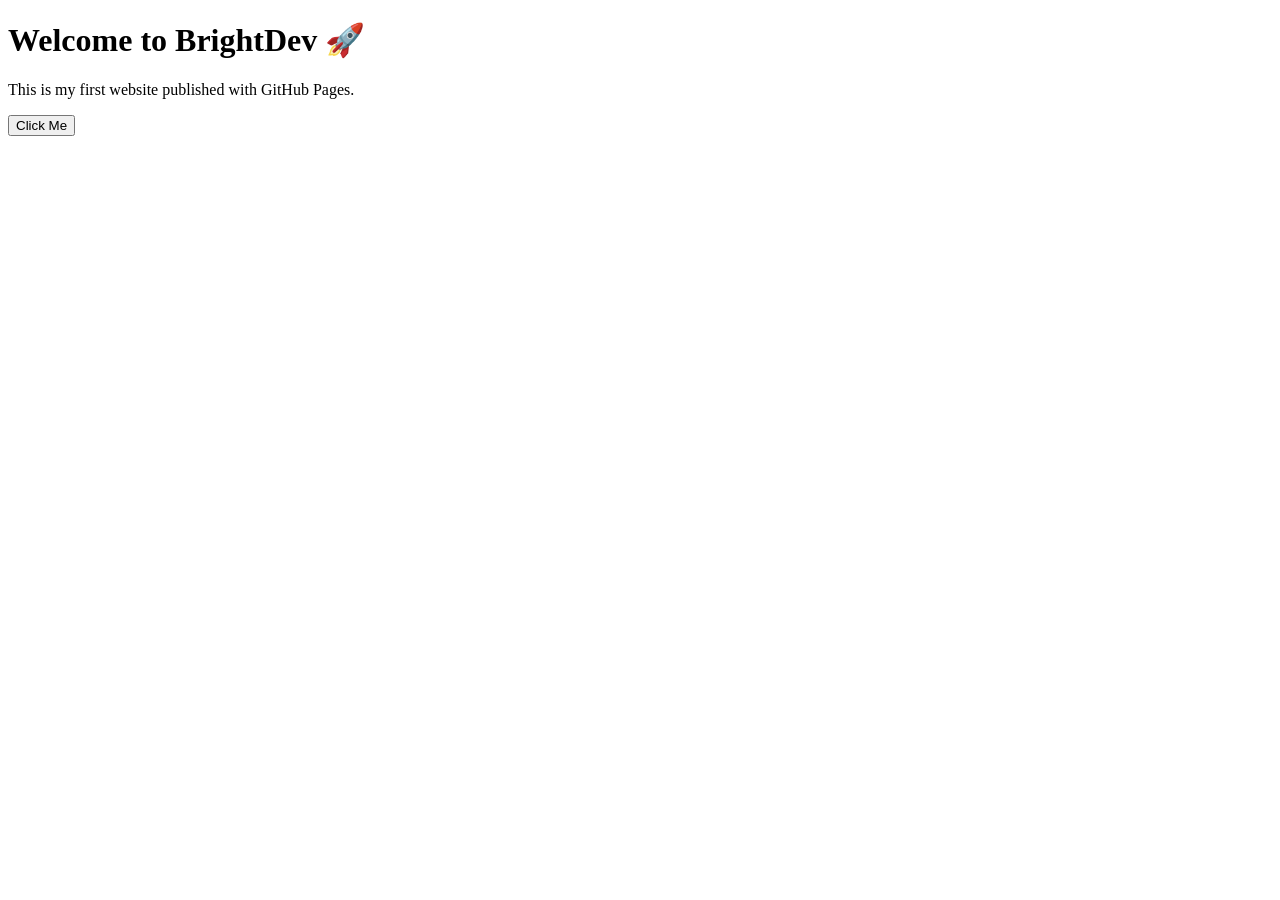
<file: Index.html>
<!DOCTYPE html>
<html lang="en">
<head>
    <meta charset="UTF-8">
    <meta name="viewport" content="width=device-width, initial-scale=1.0">
    <title>BrightDev</title>
</head>

<body>
    <h1>Welcome to BrightDev 🚀</h1>
    <p>This is my first website published with GitHub Pages.</p>

    <button onclick="sayHello()">Click Me</button>

    <script>
        function sayHello() {
            alert("Welcome to BrightDev! 🔥");
        }
    </script>
</body>
  </html>
</file>
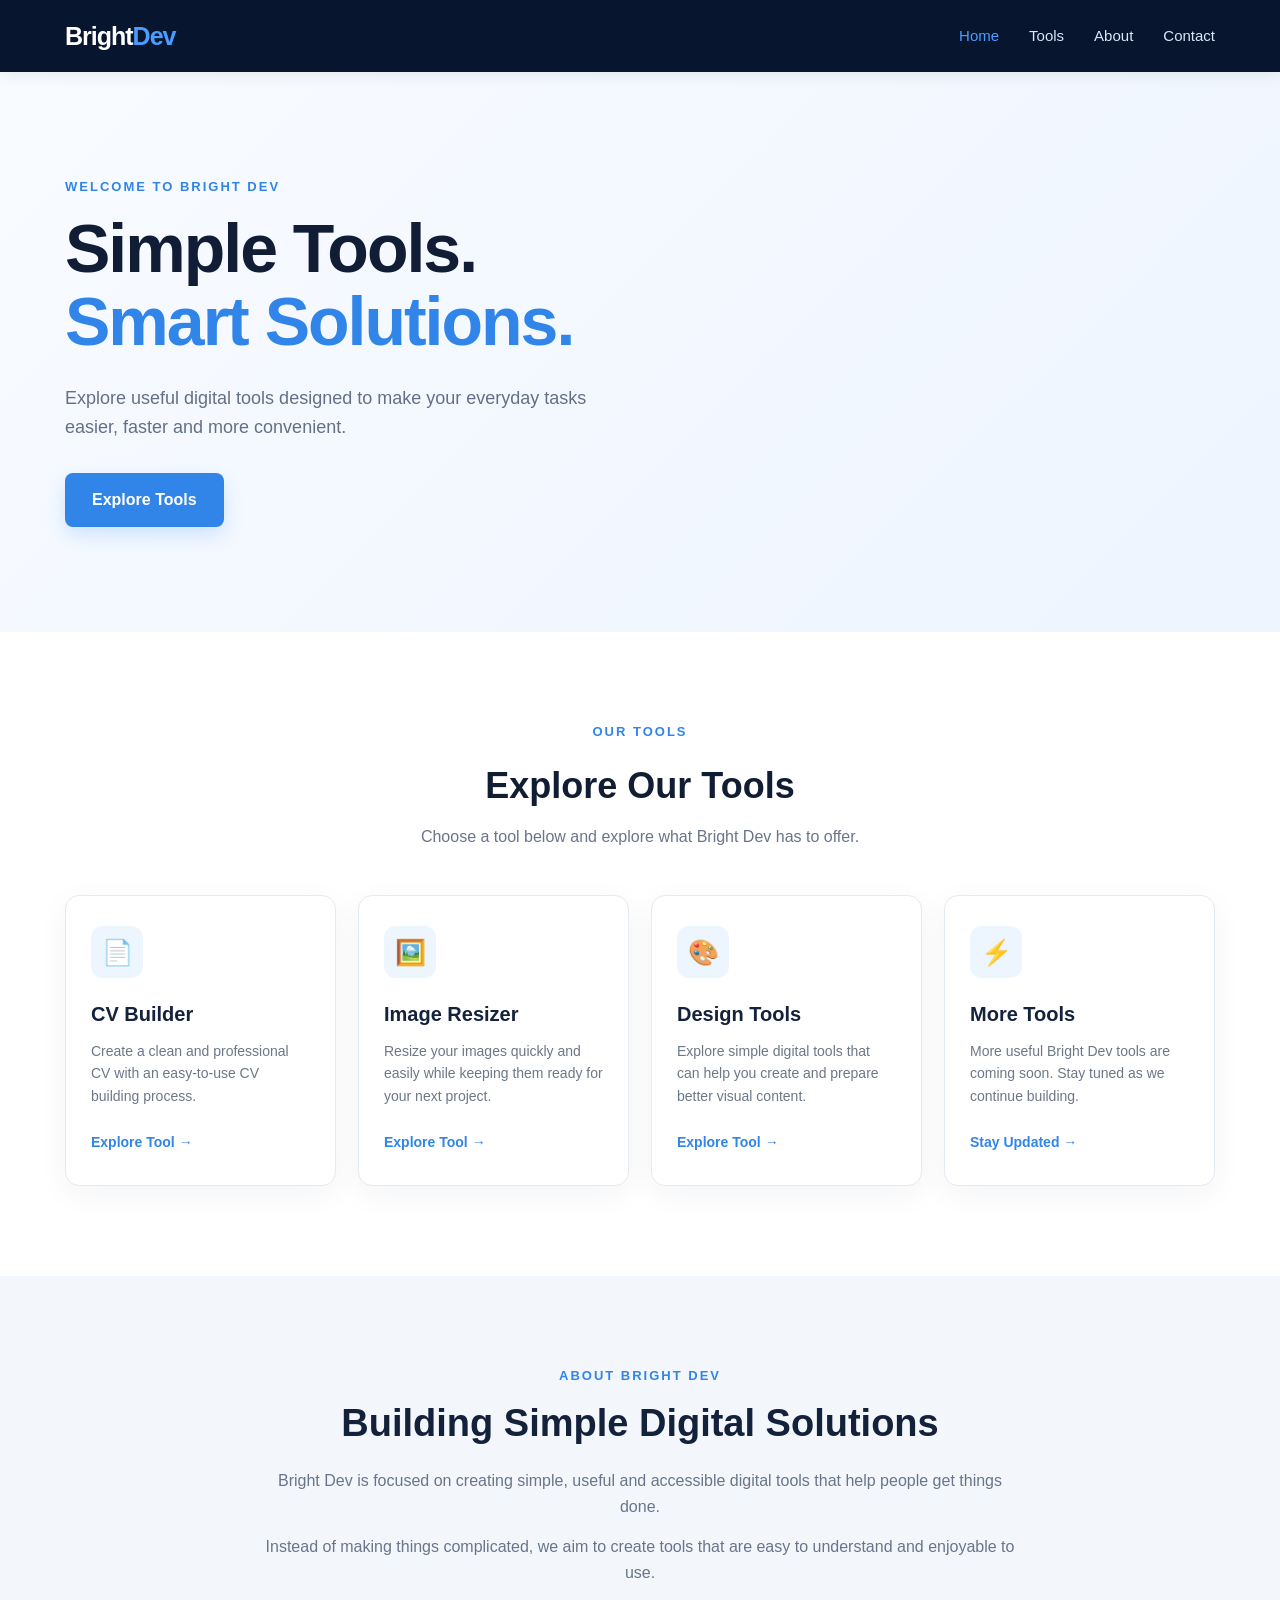
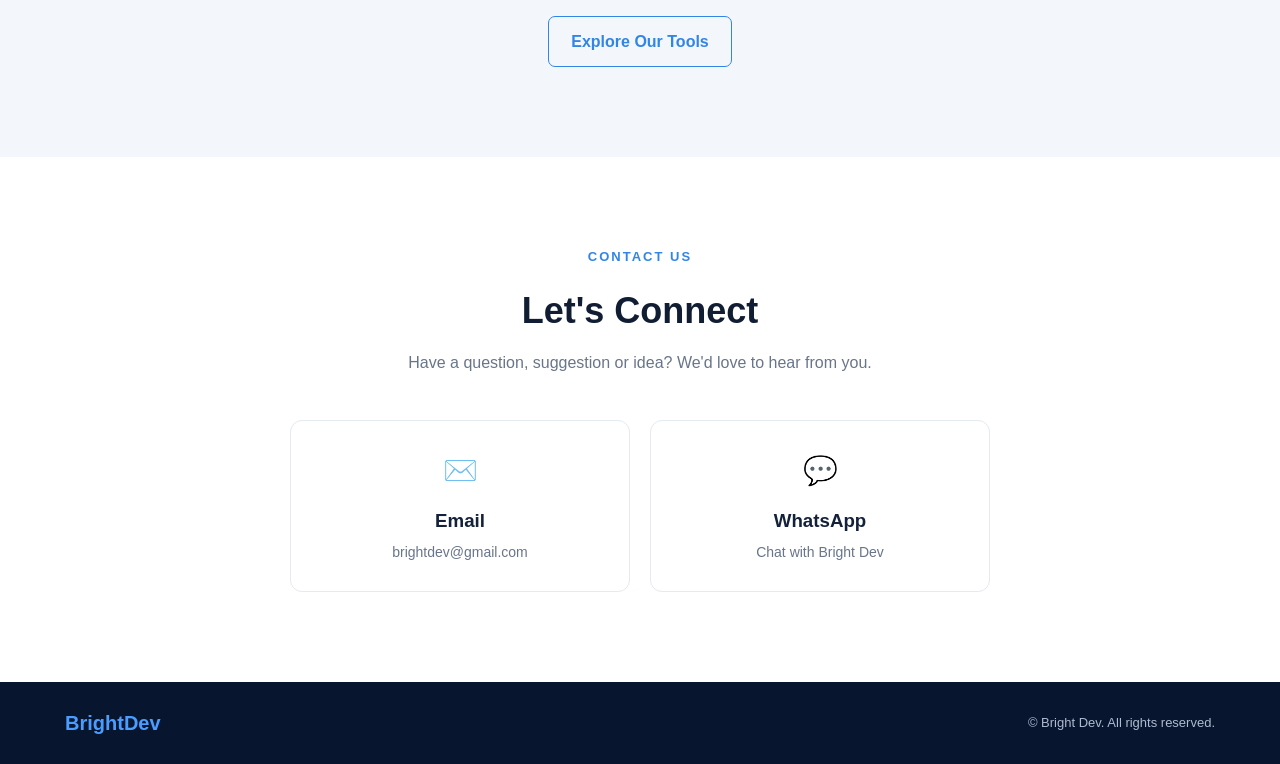
<file: index.html>
<!DOCTYPE html>
<html lang="en">
<head>
  <meta charset="UTF-8">
  <meta name="viewport" content="width=device-width, initial-scale=1.0">

  <title>Bright Dev | Smart Digital Tools</title>

  <link rel="stylesheet" href="style.css">
</head>

<body>

  <!-- HEADER -->
  <header class="header">
    <div class="container nav-container">

      <a href="index.html" class="logo">
        <span>Bright</span>Dev
      </a>

      <nav class="navbar">
        <a href="index.html" class="active">Home</a>
        <a href="#tools">Tools</a>
        <a href="#about">About</a>
        <a href="#contact">Contact</a>
      </nav>

    </div>
  </header>


  <!-- HERO -->
  <section class="hero">
    <div class="container hero-content">

      <div class="hero-text">
        <p class="small-title">WELCOME TO BRIGHT DEV</p>

        <h1>
          Simple Tools.<br>
          <span>Smart Solutions.</span>
        </h1>

        <p>
          Explore useful digital tools designed to make your everyday
          tasks easier, faster and more convenient.
        </p>

        <a href="#tools" class="primary-btn">
          Explore Tools
        </a>
      </div>

    </div>
  </section>


  <!-- TOOLS -->
  <section class="tools-section" id="tools">

    <div class="container">

      <div class="section-heading">
        <p class="small-title">OUR TOOLS</p>
        <h2>Explore Our Tools</h2>
        <p>
          Choose a tool below and explore what Bright Dev has to offer.
        </p>
      </div>


      <div class="tools-grid">

        <!-- CV BUILDER -->
        <div class="tool-card">

          <div class="tool-icon">
            📄
          </div>

          <h3>CV Builder</h3>

          <p>
            Create a clean and professional CV with an easy-to-use
            CV building process.
          </p>

          <a href="cv-builder.html" class="tool-btn">
            Explore Tool →
          </a>

        </div>


        <!-- IMAGE RESIZER -->
        <div class="tool-card">

          <div class="tool-icon">
            🖼️
          </div>

          <h3>Image Resizer</h3>

          <p>
            Resize your images quickly and easily while keeping them
            ready for your next project.
          </p>

          <a href="image-resizer.html" class="tool-btn">
            Explore Tool →
          </a>

        </div>


        <!-- GRAPHIC DESIGN -->
        <div class="tool-card">

          <div class="tool-icon">
            🎨
          </div>

          <h3>Design Tools</h3>

          <p>
            Explore simple digital tools that can help you create
            and prepare better visual content.
          </p>

          <a href="design-tools.html" class="tool-btn">
            Explore Tool →
          </a>

        </div>


        <!-- MORE TOOLS -->
        <div class="tool-card">

          <div class="tool-icon">
            ⚡
          </div>

          <h3>More Tools</h3>

          <p>
            More useful Bright Dev tools are coming soon. Stay tuned
            as we continue building.
          </p>

          <a href="#contact" class="tool-btn">
            Stay Updated →
          </a>

        </div>

      </div>

    </div>

  </section>


  <!-- ABOUT -->
  <section class="about-section" id="about">

    <div class="container about-content">

      <div class="about-text">

        <p class="small-title">ABOUT BRIGHT DEV</p>

        <h2>Building Simple Digital Solutions</h2>

        <p>
          Bright Dev is focused on creating simple, useful and
          accessible digital tools that help people get things done.
        </p>

        <p>
          Instead of making things complicated, we aim to create
          tools that are easy to understand and enjoyable to use.
        </p>

        <a href="#tools" class="secondary-btn">
          Explore Our Tools
        </a>

      </div>

    </div>

  </section>


  <!-- CONTACT -->
  <section class="contact-section" id="contact">

    <div class="container">

      <div class="section-heading">
        <p class="small-title">CONTACT US</p>

        <h2>Let's Connect</h2>

        <p>
          Have a question, suggestion or idea? We'd love to hear from you.
        </p>
      </div>


      <div class="contact-cards">

        <a href="mailto:brightdev@gmail.com" class="contact-card">
          <div class="contact-icon">✉️</div>
          <h3>Email</h3>
          <p>brightdev@gmail.com</p>
        </a>


        <a href="https://wa.me/2347056324450"
           target="_blank"
           class="contact-card">

          <div class="contact-icon">💬</div>

          <h3>WhatsApp</h3>

          <p>Chat with Bright Dev</p>

        </a>

      </div>

    </div>

  </section>


  <!-- FOOTER -->
  <footer class="footer">

    <div class="container footer-content">

      <div class="footer-logo">
        <span>Bright</span>Dev
      </div>

      <p>
        © <span id="year"></span> Bright Dev. All rights reserved.
      </p>

    </div>

  </footer>


  <script src="script.js"></script>

</body>
</html>
</file>
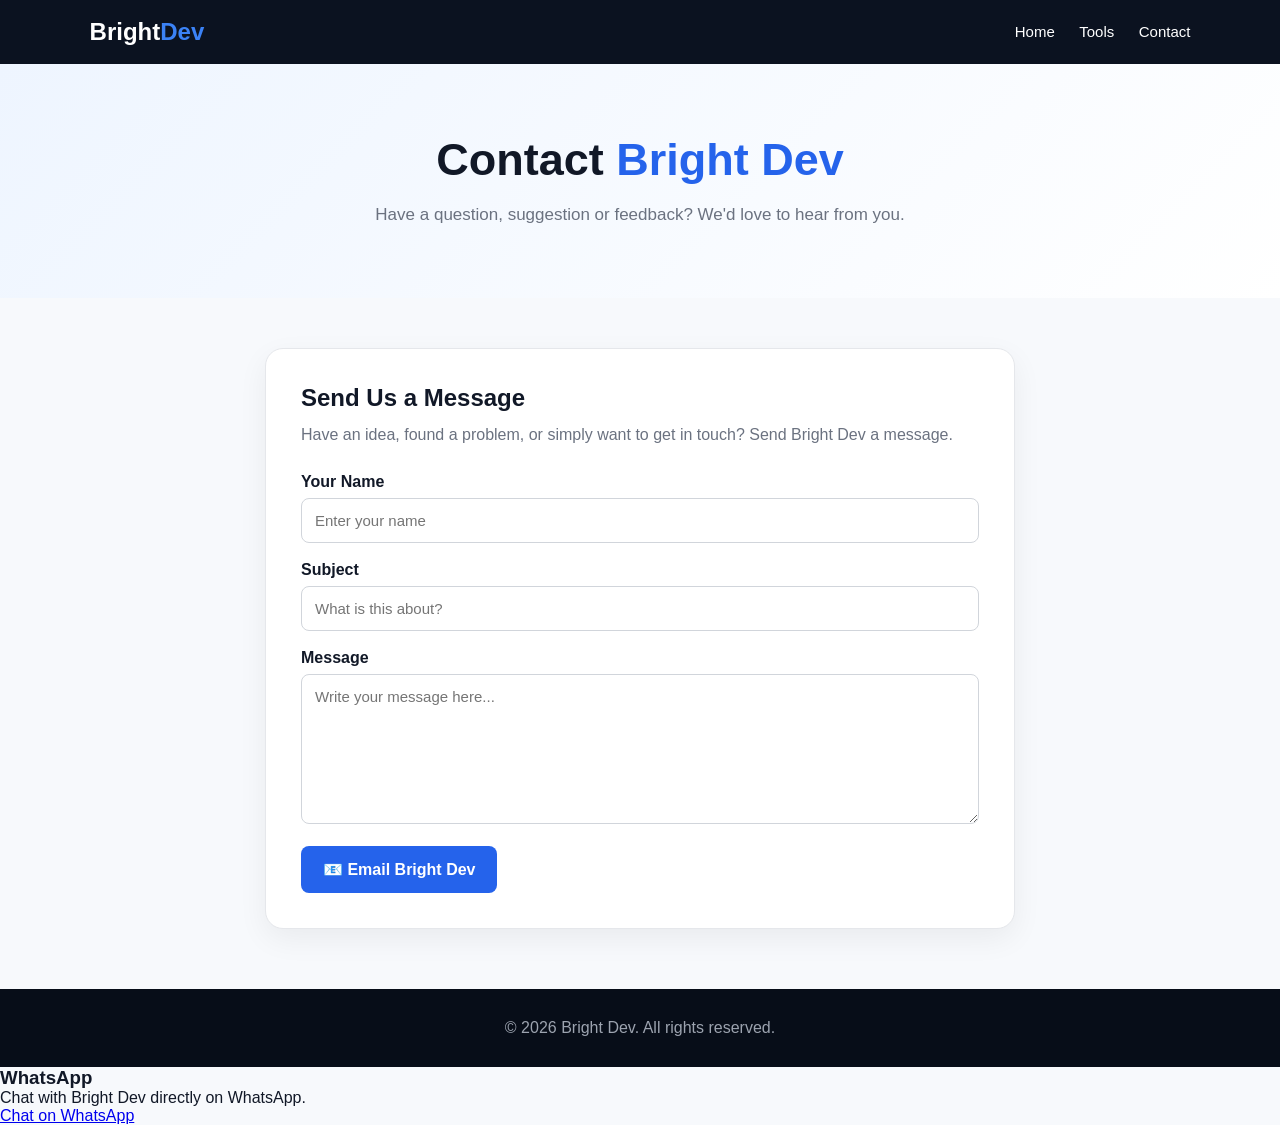
<file: contact.html>
<!DOCTYPE html>
<html lang="en">
<head>
    <meta charset="UTF-8">
    <meta name="viewport" content="width=device-width, initial-scale=1.0">

    <title>Bright Dev | Contact</title>

    <style>
        * {
            margin: 0;
            padding: 0;
            box-sizing: border-box;
            font-family: Arial, sans-serif;
        }

        body {
            background: #f7f9fc;
            color: #111827;
        }

        header {
            background: #0b1220;
            color: white;
            padding: 18px 7%;
            display: flex;
            justify-content: space-between;
            align-items: center;
        }

        .logo {
            font-size: 24px;
            font-weight: bold;
        }

        .logo span {
            color: #3b82f6;
        }

        nav a {
            color: white;
            text-decoration: none;
            margin-left: 20px;
            font-size: 15px;
        }

        .hero {
            text-align: center;
            padding: 70px 7%;
            background: linear-gradient(135deg, #eef5ff, #ffffff);
        }

        .hero h1 {
            font-size: 45px;
            margin-bottom: 15px;
        }

        .hero h1 span {
            color: #2563eb;
        }

        .hero p {
            color: #6b7280;
            font-size: 17px;
            line-height: 1.6;
        }

        .contact-section {
            max-width: 800px;
            margin: 50px auto;
            padding: 0 25px;
        }

        .contact-card {
            background: white;
            padding: 35px;
            border-radius: 18px;
            border: 1px solid #e5e7eb;
            box-shadow: 0 10px 30px rgba(0,0,0,0.06);
        }

        .contact-card h2 {
            margin-bottom: 10px;
        }

        .contact-card p {
            color: #6b7280;
            line-height: 1.6;
            margin-bottom: 25px;
        }

        label {
            display: block;
            margin-bottom: 7px;
            font-weight: bold;
        }

        input,
        textarea {
            width: 100%;
            padding: 13px;
            border: 1px solid #d1d5db;
            border-radius: 8px;
            margin-bottom: 18px;
            font-size: 15px;
        }

        textarea {
            min-height: 150px;
            resize: vertical;
        }

        .email-button {
            display: inline-block;
            background: #2563eb;
            color: white;
            padding: 14px 22px;
            border-radius: 8px;
            text-decoration: none;
            font-weight: bold;
        }

        .email-button:hover {
            background: #1d4ed8;
        }

        footer {
            background: #070d18;
            color: #9ca3af;
            text-align: center;
            padding: 30px;
            margin-top: 60px;
        }

        @media (max-width: 800px) {

            header {
                flex-direction: column;
                gap: 15px;
            }

            nav a {
                margin: 0 7px;
            }

            .hero h1 {
                font-size: 36px;
            }

            .contact-card {
                padding: 25px;
            }
        }
    </style>
</head>

<body>

<header>

    <div class="logo">
        Bright<span>Dev</span>
    </div>

    <nav>
        <a href="index.html">Home</a>
        <a href="tools.html">Tools</a>
        <a href="contact.html">Contact</a>
    </nav>

</header>


<section class="hero">

    <h1>Contact <span>Bright Dev</span></h1>

    <p>
        Have a question, suggestion or feedback?
        We'd love to hear from you.
    </p>

</section>


<section class="contact-section">

    <div class="contact-card">

        <h2>Send Us a Message</h2>

        <p>
            Have an idea, found a problem, or simply want
            to get in touch? Send Bright Dev a message.
        </p>


        <label for="name">Your Name</label>

        <input
            type="text"
            id="name"
            placeholder="Enter your name">


        <label for="subject">Subject</label>

        <input
            type="text"
            id="subject"
            placeholder="What is this about?">


        <label for="message">Message</label>

        <textarea
            id="message"
            placeholder="Write your message here..."></textarea>


        <a
            class="email-button"
            href="mailto:brightdev.com@gmail.com">
            📧 Email Bright Dev
        </a>

    </div>

</section>


<footer>

    <p>
        © 2026 Bright Dev. All rights reserved.
    </p>

</footer>

</body>
</html>
<div class="contact-option">
    <h3>WhatsApp</h3>
    <p>Chat with Bright Dev directly on WhatsApp.</p>

    <a href="https://wa.me/2347056324450"
       target="_blank"
       class="whatsapp-btn">
        Chat on WhatsApp
    </a>
</div>
</file>
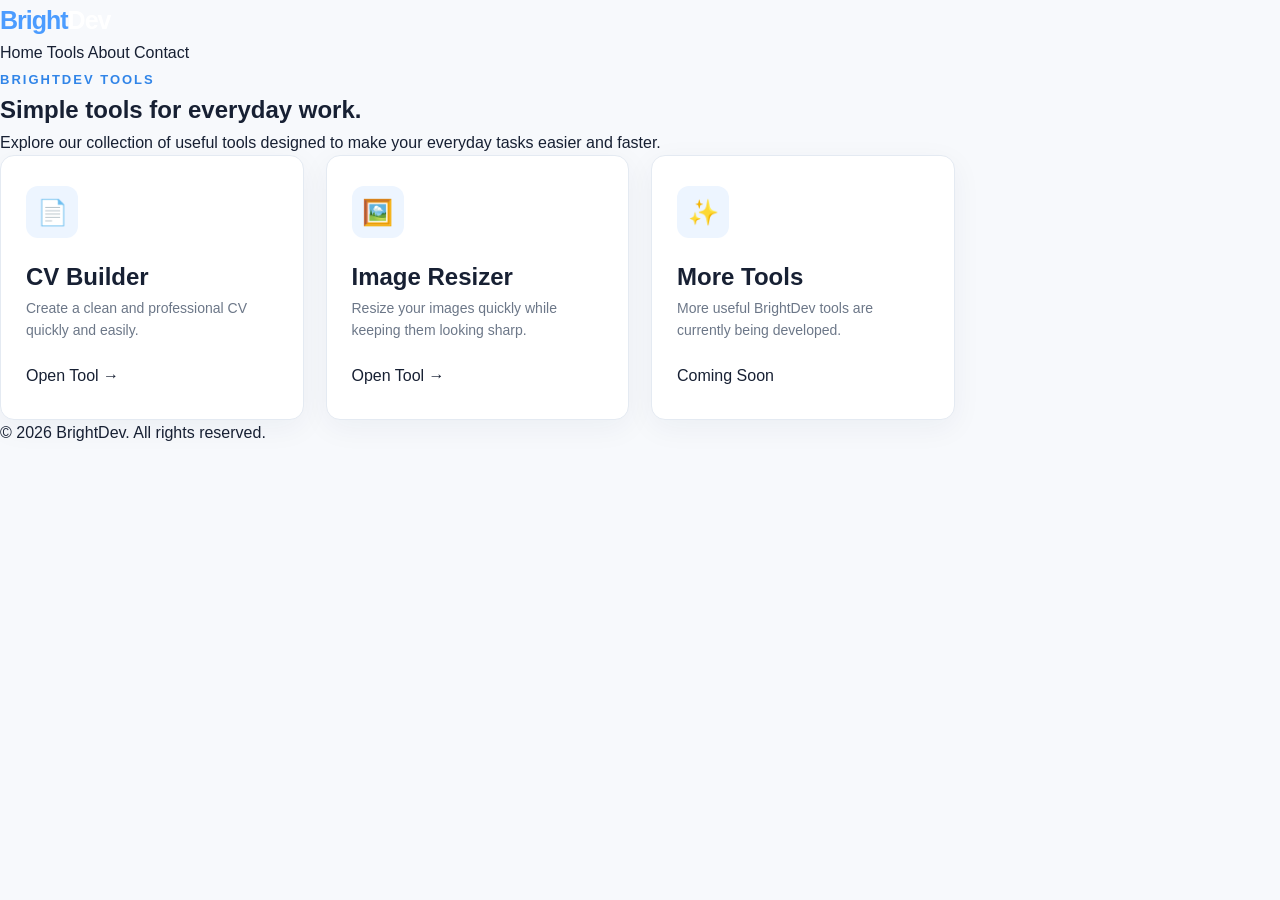
<file: tools.html>
<!DOCTYPE html>
<html lang="en">

<head>
    <meta charset="UTF-8">
    <meta name="viewport" content="width=device-width, initial-scale=1.0">

    <title>Tools | BrightDev</title>

    <link rel="stylesheet" href="style.css">
</head>

<body>

    <!-- HEADER -->
    <header class="site-header">

        <div class="logo">
            Bright<span>Dev</span>
        </div>

        <nav>
            <a href="index.html">Home</a>
            <a href="tools.html" class="active">Tools</a>
            <a href="index.html#about">About</a>
            <a href="index.html#contact">Contact</a>
        </nav>

    </header>


    <!-- TOOLS HERO -->
    <section class="tools-hero">

        <div class="tools-hero-content">

            <span class="small-title">
                BRIGHTDEV TOOLS
            </span>

            <h1>
                Simple tools for everyday work.
            </h1>

            <p>
                Explore our collection of useful tools designed to
                make your everyday tasks easier and faster.
            </p>

        </div>

    </section>



    <!-- TOOLS -->
    <main class="tools-container">

        <div class="tools-grid">


            <!-- CV BUILDER -->
            <a href="cv-builder.html" class="tool-card">

                <div class="tool-icon">
                    📄
                </div>

                <h2>
                    CV Builder
                </h2>

                <p>
                    Create a clean and professional CV
                    quickly and easily.
                </p>

                <span class="tool-link">
                    Open Tool →
                </span>

            </a>



            <!-- IMAGE RESIZER -->
            <a href="image-resizer.html" class="tool-card">

                <div class="tool-icon">
                    🖼️
                </div>

                <h2>
                    Image Resizer
                </h2>

                <p>
                    Resize your images quickly while
                    keeping them looking sharp.
                </p>

                <span class="tool-link">
                    Open Tool →
                </span>

            </a>



            <!-- COMING SOON -->
            <div class="tool-card coming-soon">

                <div class="tool-icon">
                    ✨
                </div>

                <h2>
                    More Tools
                </h2>

                <p>
                    More useful BrightDev tools are
                    currently being developed.
                </p>

                <span class="tool-link">
                    Coming Soon
                </span>

            </div>


        </div>

    </main>



    <!-- FOOTER -->
    <footer>

        <p>
            © 2026 BrightDev. All rights reserved.
        </p>

    </footer>


</body>

</html>
</file>
<file: style.css>
/* =========================
   BRIGHT DEV
   MAIN WEBSITE STYLES
========================= */

* {
  margin: 0;
  padding: 0;
  box-sizing: border-box;
}

html {
  scroll-behavior: smooth;
}

body {
  font-family: Arial, Helvetica, sans-serif;
  background: #f7f9fc;
  color: #172033;
  line-height: 1.6;
}

a {
  text-decoration: none;
  color: inherit;
}

.container {
  width: 90%;
  max-width: 1150px;
  margin: auto;
}


/* =========================
   HEADER
========================= */

.header {
  background: #07152f;
  color: white;
  position: sticky;
  top: 0;
  z-index: 1000;
  box-shadow: 0 3px 15px rgba(0, 0, 0, 0.08);
}

.nav-container {
  min-height: 72px;
  display: flex;
  align-items: center;
  justify-content: space-between;
}

.logo {
  font-size: 25px;
  font-weight: 800;
  letter-spacing: -1px;
}

.logo span {
  color: white;
}

.logo {
  color: #4b9cff;
}

.navbar {
  display: flex;
  align-items: center;
  gap: 30px;
}

.navbar a {
  color: #dbe6f7;
  font-size: 15px;
  font-weight: 500;
  transition: 0.3s ease;
}

.navbar a:hover,
.navbar a.active {
  color: #4b9cff;
}


/* =========================
   HERO
========================= */

.hero {
  min-height: 560px;
  display: flex;
  align-items: center;
  background: linear-gradient(
    135deg,
    #f8fbff 0%,
    #eef5ff 100%
  );
}

.hero-content {
  display: flex;
  align-items: center;
}

.hero-text {
  max-width: 680px;
  padding: 70px 0;
}

.small-title {
  color: #3185e8;
  font-size: 13px;
  font-weight: 700;
  letter-spacing: 2px;
  margin-bottom: 14px;
}

.hero h1 {
  font-size: clamp(42px, 6vw, 68px);
  line-height: 1.08;
  letter-spacing: -2px;
  margin-bottom: 25px;
  color: #101d35;
}

.hero h1 span {
  color: #3185e8;
}

.hero p:not(.small-title) {
  max-width: 570px;
  font-size: 18px;
  color: #637086;
  margin-bottom: 32px;
}


/* =========================
   BUTTONS
========================= */

.primary-btn,
.secondary-btn,
.tool-btn {
  display: inline-block;
  transition: 0.3s ease;
}

.primary-btn {
  background: #3185e8;
  color: white;
  padding: 14px 27px;
  border-radius: 8px;
  font-weight: 600;
  box-shadow: 0 8px 20px rgba(49, 133, 232, 0.2);
}

.primary-btn:hover {
  background: #216fc9;
  transform: translateY(-2px);
}

.secondary-btn {
  margin-top: 15px;
  border: 1px solid #3185e8;
  color: #3185e8;
  padding: 12px 22px;
  border-radius: 7px;
  font-weight: 600;
}

.secondary-btn:hover {
  background: #3185e8;
  color: white;
}


/* =========================
   SECTION HEADINGS
========================= */

.section-heading {
  text-align: center;
  max-width: 650px;
  margin: 0 auto 45px;
}

.section-heading h2 {
  font-size: 36px;
  color: #111d33;
  margin-bottom: 10px;
}

.section-heading > p:last-child {
  color: #68758a;
}


/* =========================
   TOOLS
========================= */

.tools-section {
  background: white;
  padding: 90px 0;
}

.tools-grid {
  display: grid;
  grid-template-columns: repeat(4, 1fr);
  gap: 22px;
}

.tool-card {
  background: #ffffff;
  border: 1px solid #e4eaf2;
  border-radius: 14px;
  padding: 30px 25px;
  box-shadow: 0 8px 30px rgba(17, 38, 70, 0.05);
  transition: 0.3s ease;
}

.tool-card:hover {
  transform: translateY(-6px);
  box-shadow: 0 15px 35px rgba(17, 38, 70, 0.1);
  border-color: #cbdff8;
}

.tool-icon {
  width: 52px;
  height: 52px;
  display: flex;
  align-items: center;
  justify-content: center;
  background: #edf5ff;
  border-radius: 12px;
  font-size: 25px;
  margin-bottom: 20px;
}

.tool-card h3 {
  font-size: 20px;
  margin-bottom: 10px;
  color: #14223b;
}

.tool-card p {
  color: #6c7788;
  font-size: 14px;
  margin-bottom: 22px;
}

.tool-btn {
  color: #3185e8;
  font-weight: 600;
  font-size: 14px;
}

.tool-btn:hover {
  color: #145eb3;
}


/* =========================
   ABOUT
========================= */

.about-section {
  background: #f3f7fc;
  padding: 90px 0;
}

.about-content {
  display: flex;
  justify-content: center;
}

.about-text {
  max-width: 750px;
  text-align: center;
}

.about-text h2 {
  font-size: 38px;
  line-height: 1.2;
  margin-bottom: 22px;
  color: #14213a;
}

.about-text p:not(.small-title) {
  color: #68758a;
  margin-bottom: 15px;
}


/* =========================
   CONTACT
========================= */

.contact-section {
  background: white;
  padding: 90px 0;
}

.contact-cards {
  display: grid;
  grid-template-columns: repeat(2, 1fr);
  max-width: 700px;
  margin: auto;
  gap: 20px;
}

.contact-card {
  text-align: center;
  border: 1px solid #e4eaf2;
  border-radius: 12px;
  padding: 28px;
  transition: 0.3s ease;
}

.contact-card:hover {
  transform: translateY(-4px);
  border-color: #bcd8f8;
  box-shadow: 0 10px 30px rgba(17, 38, 70, 0.07);
}

.contact-icon {
  font-size: 28px;
  margin-bottom: 12px;
}

.contact-card h3 {
  color: #14213a;
  margin-bottom: 5px;
}

.contact-card p {
  color: #68758a;
  font-size: 14px;
}


/* =========================
   FOOTER
========================= */

.footer {
  background: #07152f;
  color: #aebbd0;
  padding: 25px 0;
}

.footer-content {
  display: flex;
  align-items: center;
  justify-content: space-between;
  gap: 20px;
}

.footer-logo {
  font-size: 20px;
  font-weight: 800;
  color: #4b9cff;
}

.footer p {
  font-size: 13px;
}


/* =========================
   RESPONSIVE
========================= */

@media (max-width: 900px) {

  .tools-grid {
    grid-template-columns: repeat(2, 1fr);
  }

  .hero {
    min-height: 500px;
  }

}


@media (max-width: 650px) {

  .nav-container {
    min-height: 65px;
  }

  .navbar {
    gap: 15px;
  }

  .navbar a {
    font-size: 13px;
  }

  .hero-text {
    padding: 55px 0;
  }

  .hero h1 {
    font-size: 43px;
  }

  .hero p:not(.small-title) {
    font-size: 16px;
  }

  .tools-section,
  .about-section,
  .contact-section {
    padding: 65px 0;
  }

  .section-heading h2 {
    font-size: 30px;
  }

  .tools-grid {
    grid-template-columns: 1fr;
  }

  .contact-cards {
    grid-template-columns: 1fr;
  }

  .footer-content {
    flex-direction: column;
    text-align: center;
  }

}


@media (max-width: 450px) {

  .navbar {
    gap: 10px;
  }

  .navbar a {
    font-size: 12px;
  }

  .logo {
    font-size: 21px;
  }

  .hero h1 {
    font-size: 38px;
  }

}
</file>
